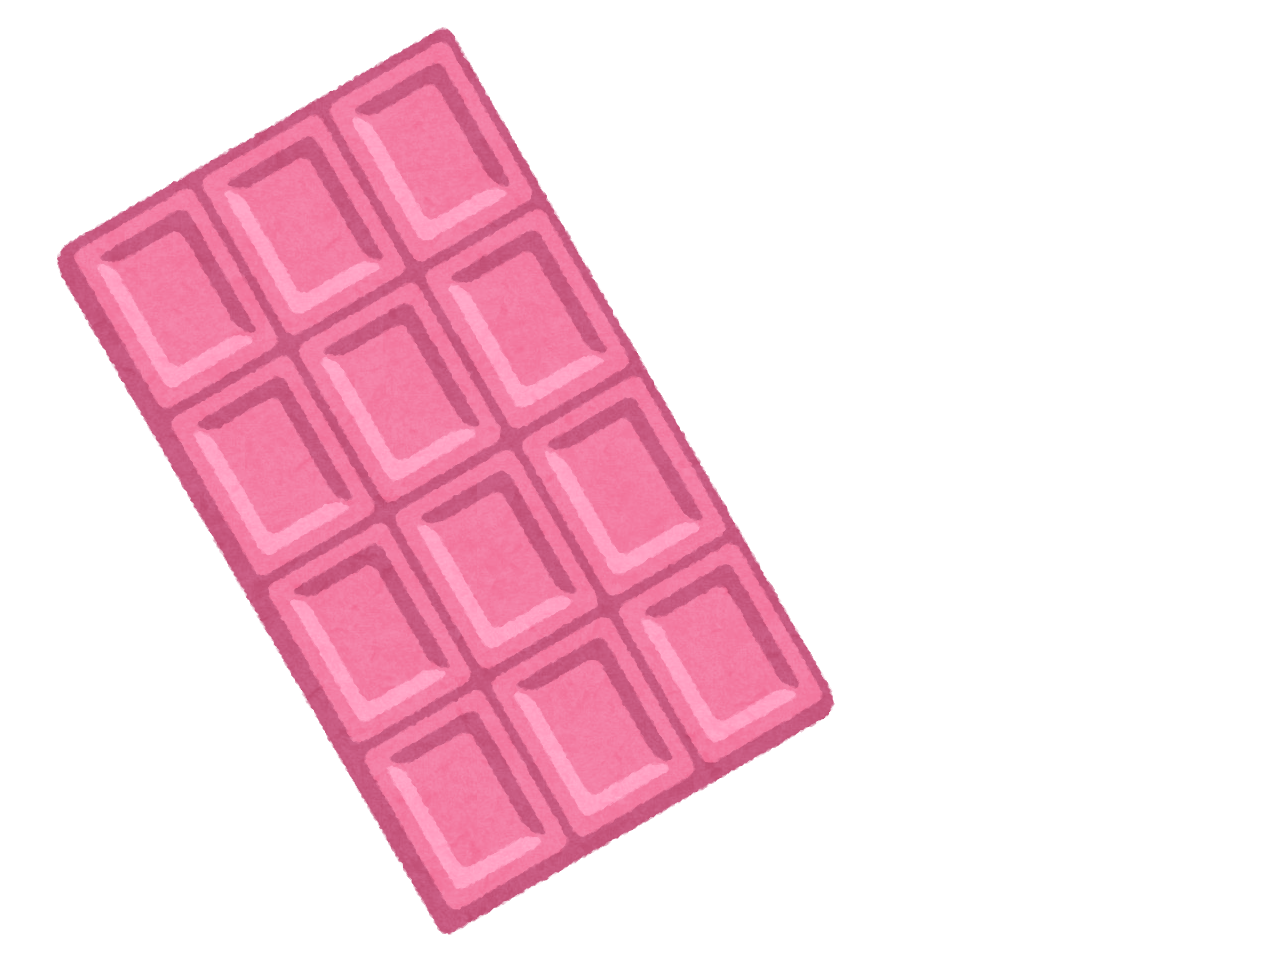
<file: 3-2/index.html>
<!DOCTYPE html>
<html lang="ja">
<head>
  <meta charset="UTF-8">
  <meta name="viewport" content="width=device-width, initial-scale=1.0">
  <title>Document</title>
</head>
<body>
  <a href="https://www.google.com/" target="_blank"><img src="./images/sweets_ruby_chocolate.png" alt=""></a>
</body>
</html>
</file>
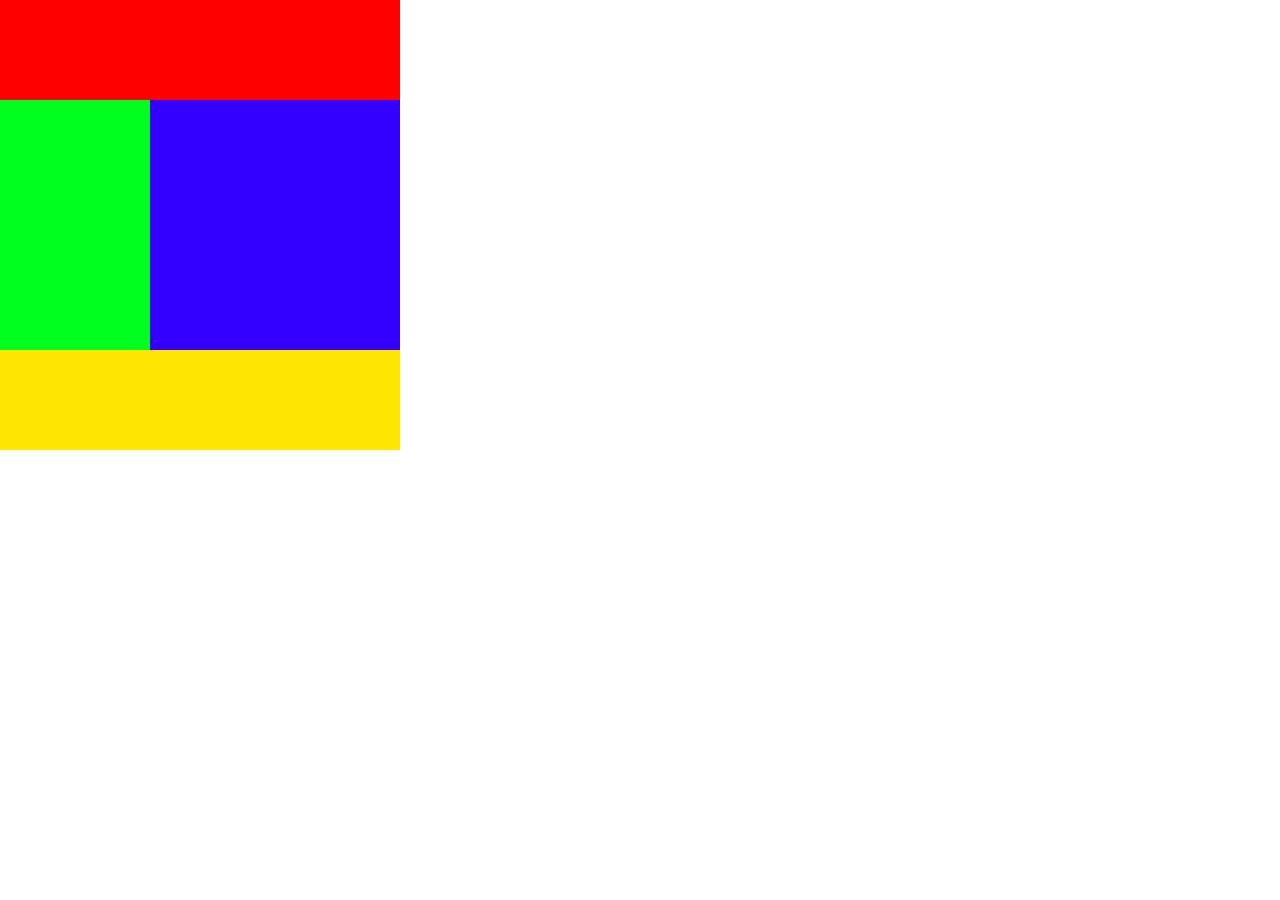
<file: 3-3/index.html>
<!DOCTYPE html>
<html lang="ja">
<head>
  <meta charset="UTF-8">
  <meta name="viewport" content="width=device-width, initial-scale=1.0">
  <title>Document</title>
  <link rel="stylesheet" href="css/reset.css">
  <link rel="stylesheet" href="css/style.css">
</head>
<body>
  <div class="red"></div>
  <div class="clearfix">
    <div class="green"></div>
    <div class="blue"></div>
  </div>
  <div class="yellow"></div>
</body>
</html>
</file>
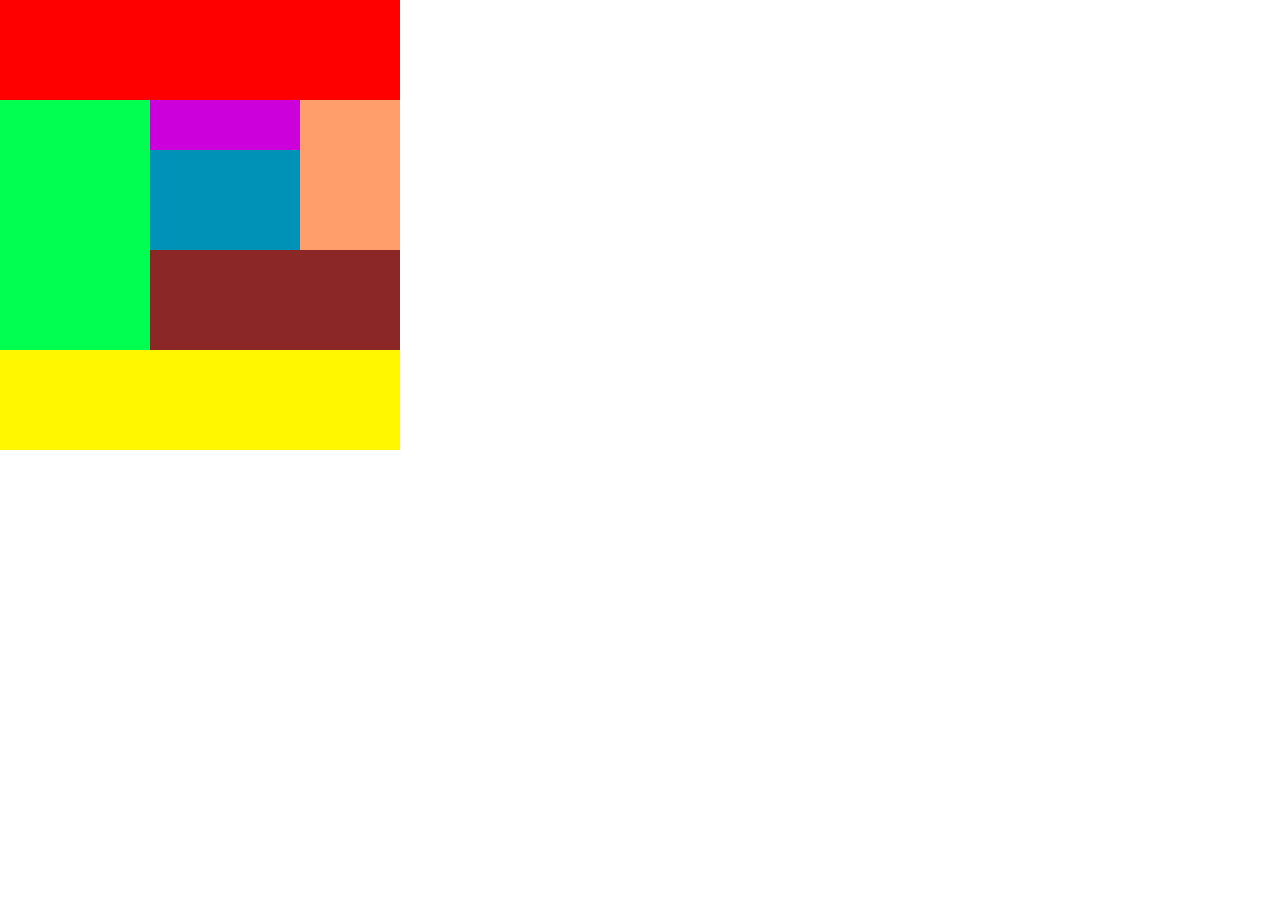
<file: 3-4_DivPuzzle_Intermediate/index.html>
<!DOCTYPE html>
<html lang="ja">
<head>
  <meta charset="UTF-8">
  <meta name="viewport" content="width=device-width, initial-scale=1.0">
  <title>Document</title>
  <link rel="stylesheet" href="css/reset.css">
  <link rel="stylesheet" href="css/style.css">
</head>
<body>
  <div class="wrapper">
  <div class="red"></div>
  <div class="main clearfix">
    <div class="green"></div>
    <div class="content">
      <div class="content-top clearfix">
        <div class="content-top-left">
          <div class="pink"></div>
          <div class="blue"></div>
        </div>
        <div class="orange"></div>
      </div>
      <div class="brown"></div>
    </div>
  </div>
  <div class="yellow"></div>
  </div>
</body>
</html>
</file>
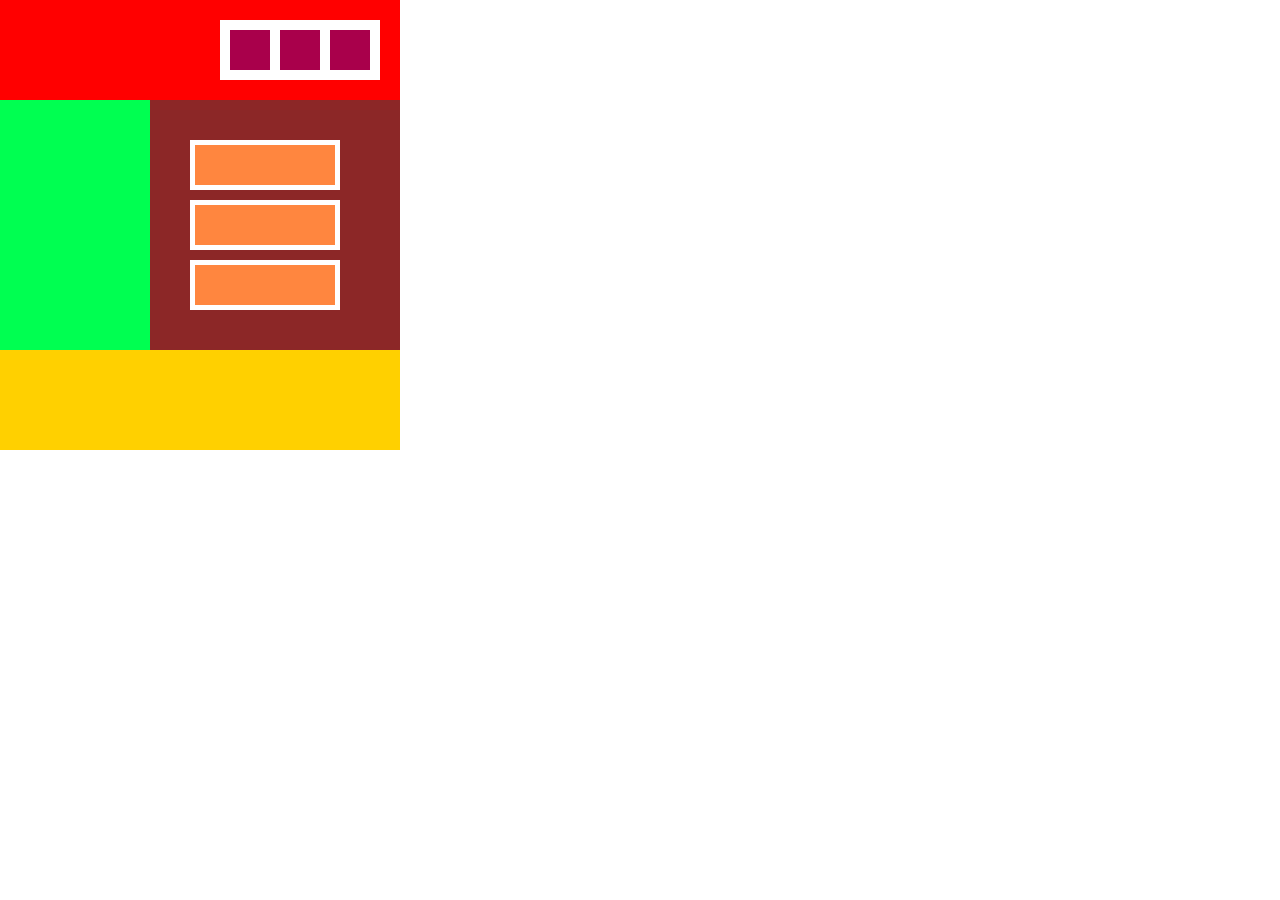
<file: 3-5_DivPuzzle_Advanced/index.html>
<!DOCTYPE html>
<html lang="ja">
<head>
  <meta charset="UTF-8">
  <meta name="viewport" content="width=device-width, initial-scale=1.0">
  <title>Document</title>
  <link rel="stylesheet" href="css/reset.css">
  <link rel="stylesheet" href="css/style.css">
</head>
<body>
  <div class="wrapper">
    <div class="red">
      <div class="purple-box">
        <div class="purple1"></div>
        <div class="purple2"></div>
        <div class="purple3"></div>
      </div>
    </div>
    <div class="clearfix"></div>
    <div class="green"></div>
    <div class="brown">
      <div class="orange-box">
        <div class="orange1"></div>
        <div class="orange2"></div>
        <div class="orange3"></div>
      </div>
    </div>
    <div class="yellow"></div>
  </div>
</body>
</html>
</file>
<file: 3-3/css/style.css>
.clearfix::after {
  content: "";
  display: block;
  clear: both;
}

.red{
  width: 400px;
  height: 100px;
  background: #ff0000;
}

.green{
  width: 150px;
  height: 250px;
  background: #00ff1e;
  float: left;
}

.blue{
  width: 250px;
  height: 250px;
  background: #3300ff;
  float: left;
}

.yellow{
  width: 400px;
  height: 100px;
  background: #ffe600;
}
</file>
<file: 3-4_DivPuzzle_Intermediate/css/style.css>
.wrapper{
  width: 400px;
}

.clearfix::after {
  content: "";
  display: block;
  clear: both;
}

.red{
  width: 100%;
  height: 100px;
  background: #ff0000;
}



.green{
  width: 150px;
  height: 250px;
  background: #00ff51;
  float: left;
}

.content{
  width: 250px;
  height: 250px;
  float: left;
}

.content-top-left{
  width: 150px;
  float: left;
}

.pink{
  height: 50px;
  background: #cc00db;
}

.blue{
  height: 100px;
  background: #0093b7;
}

.orange{
  width: 100px;
  height: 150px;
  background: #ff9e6b;
  float: left;
}

.brown{
  height: 100px;
  background: #8c2727;
}

.yellow{
  height: 100px;
  background: #fff700;
}
</file>
<file: 3-5_DivPuzzle_Advanced/css/style.css>
.wrapper{
  width: 400px;
}

.clearfix::after {
  content: "";
  display: block;
  clear: both;
}

.red{
  width: 100%;
  height: 100px;
  background: #ff0000;
  float: left;
}

.purple-box{
  width: 150px;
  height: 50px;
  position: absolute;
  left: 220px;
  top: 20px;
  background: #ffffff;
  padding: 5px;
}

.purple1, .purple2, .purple3{
  width: 40px;
  height: 40px;
  background: #a9004b;
  float: left;
  margin: 5px;
}

.green{
  width: 150px;
  height: 250px;
  background: #00ff51;
  float: left;
}

.brown{
  height: 250px;
  background: #8c2727;
}

.orange-box{
  width: 150px;
  height: 180px;
  position: absolute;
  left: 190px;
  top: 140px;
}

.orange1, .orange2, .orange3{
  width: 140px;
  height: 40px;
  background: #ff863f;
  border: 5px #ffffff solid;
  margin-bottom: 10px;
}

.yellow{
  width: 100%;
  height: 100px;
  background: #ffd000;
}
</file>
